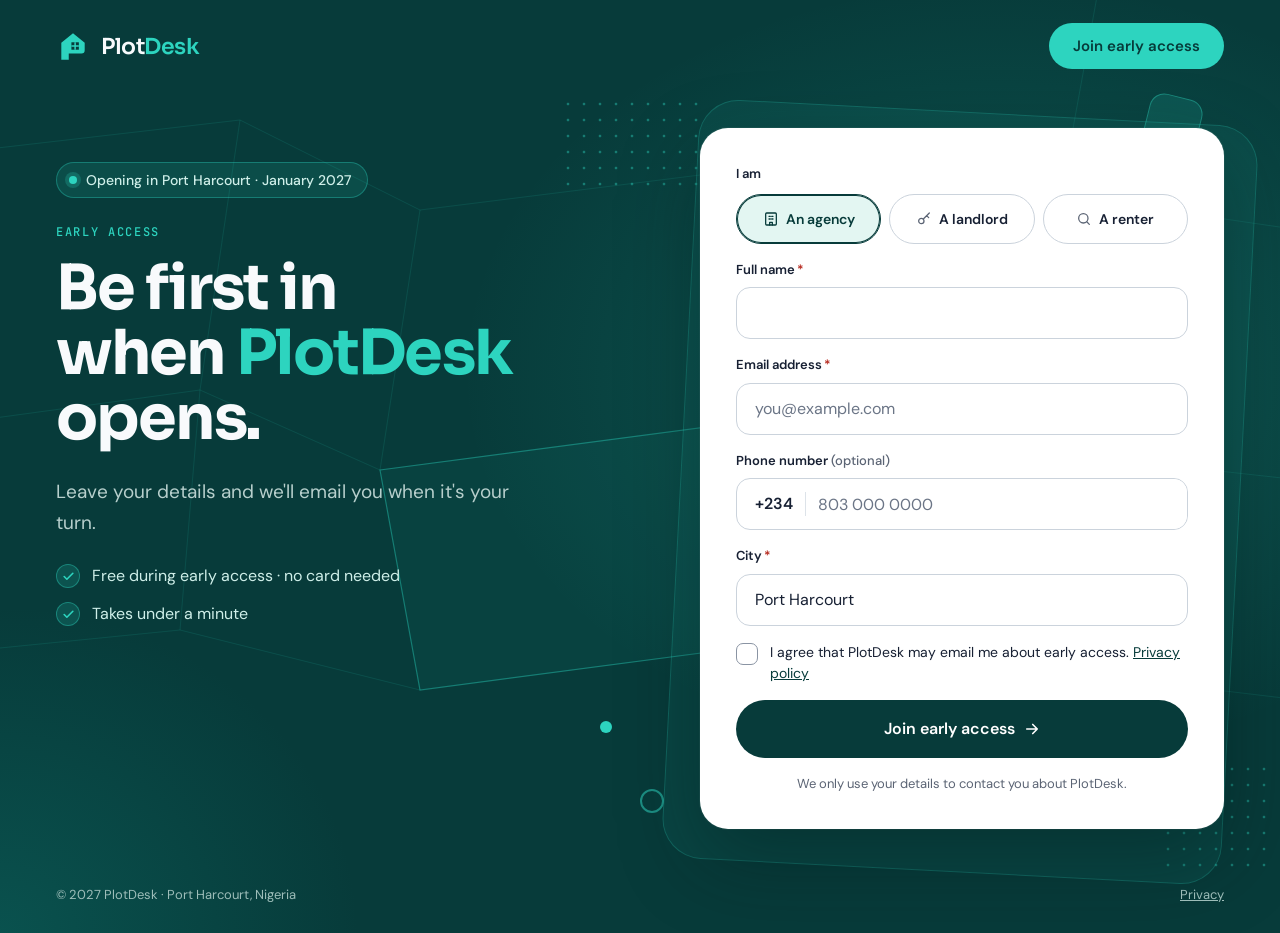
<file: index.html>
<!doctype html>
<html lang="en">
<head>
<meta charset="utf-8">
<meta name="viewport" content="width=device-width, initial-scale=1">
<title>Join early access · PlotDesk</title>
<meta name="description" content="Be first in when PlotDesk opens in Port Harcourt. Leave your details and we'll email you when it's your turn.">
<meta name="theme-color" content="#073B3A">
<meta property="og:title" content="Be first in when PlotDesk opens">
<meta property="og:description" content="One desk for every property. Join the early-access list for Port Harcourt.">
<meta property="og:type" content="website">
<link rel="icon" href="/favicon.svg" type="image/svg+xml">
<link rel="preconnect" href="https://fonts.googleapis.com">
<link rel="preconnect" href="https://fonts.gstatic.com" crossorigin>
<link rel="stylesheet" href="https://fonts.googleapis.com/css2?family=Sora:wght@600;700&family=DM+Sans:wght@400;500;600&family=JetBrains+Mono:wght@500&display=swap">
<link rel="stylesheet" href="/styles.css">
</head>
<body>
<a class="skip" href="#form">Skip to the form</a>

<div class="page">
  <div class="bg" aria-hidden="true">
    <svg class="lines" viewBox="0 0 1280 780" preserveAspectRatio="xMidYMid slice"><g fill="none" stroke="#2DD4BF" stroke-opacity="0.12"><path d="M-20 150 L240 120 L420 210 L820 160 L1300 230"/><path d="M-20 420 L200 390 L380 470 L760 420 L1300 480"/><path d="M-20 650 L180 630 L420 690 L800 640 L1300 700"/><path d="M240 120 L200 390 L180 630"/><path d="M420 210 L380 470 L420 690"/><path d="M820 160 L760 420 L800 640"/><path d="M1100 -20 L1060 200 L1120 480 L1090 800"/></g><path d="M380 470 L760 420 L800 640 L420 690 Z" fill="#2DD4BF" fill-opacity="0.04" stroke="#2DD4BF" stroke-opacity="0.35" stroke-width="1.2"/></svg>
    <span class="dots d1"></span><span class="dots d2"></span>
    <span class="panel"></span><span class="tile"></span><span class="ring"></span><span class="dot"></span>
  </div>

  <header class="top">
    <a class="logo" href="/" aria-label="PlotDesk home">
      <svg width="34" height="34" viewBox="0 0 32 32" aria-hidden="true"><path d="M5 29V13L16 4l11 9v7a3 3 0 0 1-3 3H12v6z" fill="#2DD4BF"/><path d="M14.5 12.5h7v7h-7z" fill="#073B3A"/><path d="M18 12.5v7M14.5 16h7" stroke="#2DD4BF" stroke-width="1.4"/></svg>
      <span>Plot<b>Desk</b></span>
    </a>
    <a class="pill pill-mint pill-sm" href="#form">Join early access</a>
  </header>

  <main class="hero">
    <section class="copy" aria-labelledby="h1">
      <span class="badge"><i></i><span data-opening>Opening in Port Harcourt · January 2027</span></span>
      <p class="eyebrow">EARLY ACCESS</p>
      <h1 id="h1">Be first in<br class="br-d"> when <em>PlotDesk</em><br class="br-d"> opens.</h1>
      <p class="sub">Leave your details and we'll email you when it's your turn.</p>
      <ul class="checks">
        <li><span><svg width="13" height="13" viewBox="0 0 24 24" fill="none" stroke="#2DD4BF" stroke-width="3" stroke-linecap="round" stroke-linejoin="round" aria-hidden="true"><path d="M20 6 9 17l-5-5"/></svg></span>Free during early access · no card needed</li>
        <li><span><svg width="13" height="13" viewBox="0 0 24 24" fill="none" stroke="#2DD4BF" stroke-width="3" stroke-linecap="round" stroke-linejoin="round" aria-hidden="true"><path d="M20 6 9 17l-5-5"/></svg></span>Takes under a minute</li>
      </ul>
    </section>

    <section class="card" id="form" aria-labelledby="form-title" tabindex="-1">
      <div id="form-view">
        <h2 id="form-title" class="sr">Join the early-access list</h2>
        <form id="wl" novalidate>
          <fieldset class="role">
            <legend>I am</legend>
            <div class="opts">
              <label class="opt"><input type="radio" name="role" value="agency" checked><span><svg width="16" height="16" viewBox="0 0 24 24" fill="none" stroke="currentColor" stroke-width="1.9" stroke-linecap="round" stroke-linejoin="round" aria-hidden="true"><rect x="4" y="3" width="16" height="18" rx="1.5"/><path d="M9 8h2M13 8h2M9 12h2M13 12h2M10 21v-4h4v4"/></svg>An agency</span></label>
              <label class="opt"><input type="radio" name="role" value="landlord"><span><svg width="16" height="16" viewBox="0 0 24 24" fill="none" stroke="currentColor" stroke-width="1.9" stroke-linecap="round" stroke-linejoin="round" aria-hidden="true"><circle cx="8" cy="15" r="4"/><path d="m11 12 9-9M16 7l3 3"/></svg>A landlord</span></label>
              <label class="opt"><input type="radio" name="role" value="renter"><span><svg width="16" height="16" viewBox="0 0 24 24" fill="none" stroke="currentColor" stroke-width="1.9" stroke-linecap="round" stroke-linejoin="round" aria-hidden="true"><circle cx="11" cy="11" r="7"/><path d="m20 20-3.5-3.5"/></svg>A renter</span></label>
            </div>
          </fieldset>

          <div class="field">
            <label for="name">Full name<span class="req" aria-hidden="true">*</span></label>
            <input id="name" name="name" type="text" autocomplete="name" maxlength="100" required aria-describedby="name-err">
            <p class="err" id="name-err" role="alert"></p>
          </div>
          <div class="field">
            <label for="email">Email address<span class="req" aria-hidden="true">*</span></label>
            <input id="email" name="email" type="email" inputmode="email" autocomplete="email" maxlength="254" placeholder="you@example.com" required aria-describedby="email-err">
            <p class="err" id="email-err" role="alert"></p>
          </div>
          <div class="field">
            <label for="phone">Phone number <span class="optional">(optional)</span></label>
            <div class="phone"><span class="prefix" aria-hidden="true">+234</span><input id="phone" name="phone" type="tel" inputmode="tel" autocomplete="tel-national" placeholder="803 000 0000" maxlength="20" aria-describedby="phone-err"></div>
            <p class="err" id="phone-err" role="alert"></p>
          </div>
          <div class="field">
            <label for="city">City<span class="req" aria-hidden="true">*</span></label>
            <input id="city" name="city" type="text" autocomplete="address-level2" maxlength="80" value="Port Harcourt" required aria-describedby="city-err">
            <p class="err" id="city-err" role="alert"></p>
          </div>

          <!-- Bot trap: real people never see or fill this -->
          <div class="hp" aria-hidden="true"><label>Company<input type="text" name="company" tabindex="-1" autocomplete="off"></label></div>

          <div class="consent">
            <input id="consent" name="consent" type="checkbox" aria-describedby="consent-err">
            <label for="consent">I agree that PlotDesk may email me about early access. <a href="/privacy">Privacy policy</a></label>
          </div>
          <p class="err" id="consent-err" role="alert"></p>

          <p class="note warn" id="form-note" role="alert" hidden></p>

          <button class="pill pill-dark pill-lg" id="submit" type="submit"><span class="label">Join early access</span><svg width="18" height="18" viewBox="0 0 24 24" fill="none" stroke="currentColor" stroke-width="2.2" stroke-linecap="round" stroke-linejoin="round" aria-hidden="true"><path d="M5 12h14M13 6l6 6-6 6"/></svg></button>
          <p class="small">We only use your details to contact you about PlotDesk.</p>
        </form>
      </div>

      <div id="done-view" hidden>
        <div class="done">
          <span class="done-badge" aria-hidden="true"><svg width="34" height="34" viewBox="0 0 24 24" fill="none" stroke="#073B3A" stroke-width="2.4" stroke-linecap="round" stroke-linejoin="round"><path d="M20 6 9 17l-5-5"/></svg></span>
          <h2 id="done-title" tabindex="-1">You're on the list</h2>
          <p>We'll email you at <strong id="done-email"></strong> when it's your turn.</p>
          <a class="pill pill-dark pill-lg" href="/">Sign up someone else</a>
        </div>
      </div>
    </section>
  </main>

  <footer class="foot">
    <span>© 2027 PlotDesk · Port Harcourt, Nigeria</span>
    <a href="/privacy">Privacy</a>
  </footer>
</div>

<script src="/config.js"></script>
<script src="/app.js"></script>
</body>
</html>
</file>
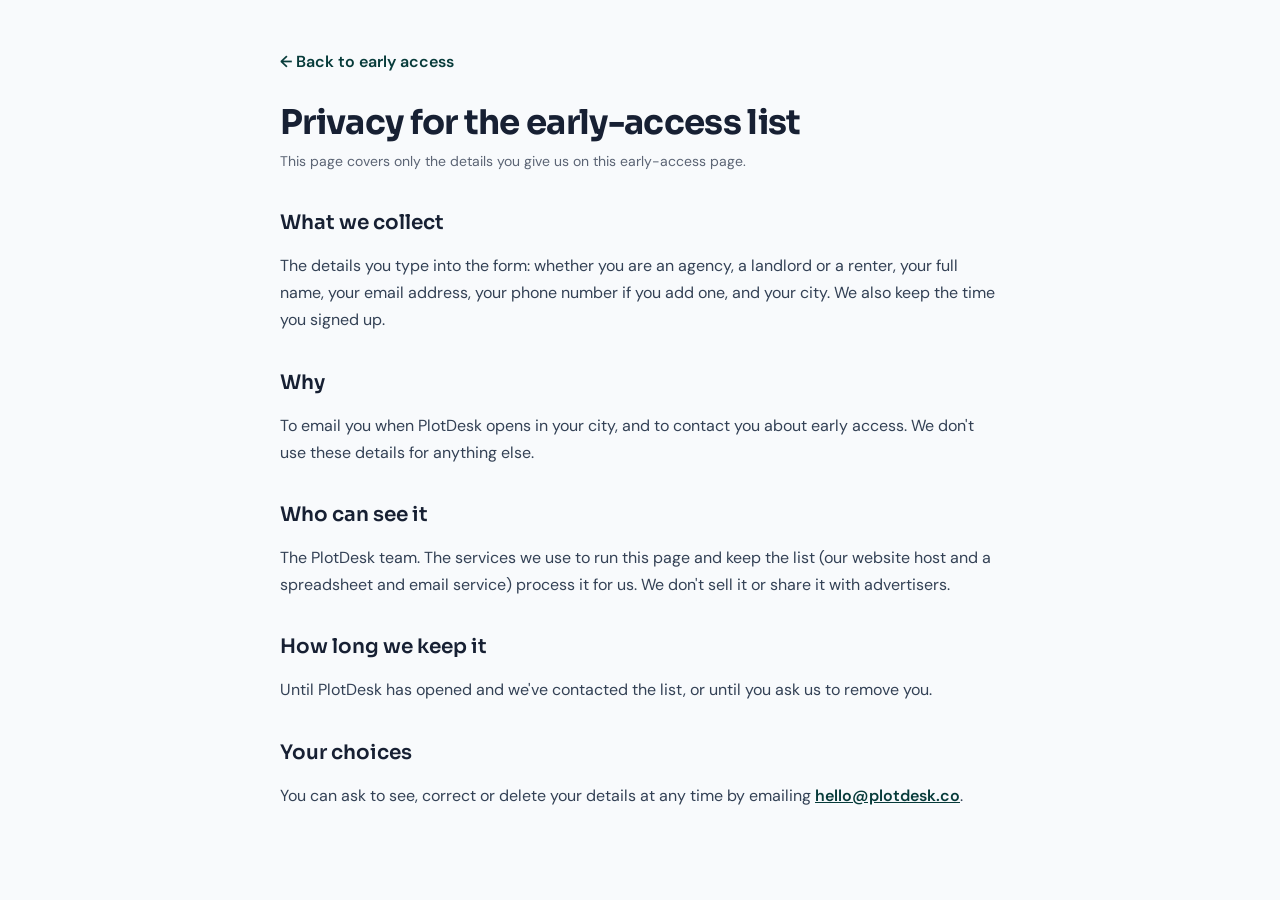
<file: privacy.html>
<!doctype html>
<html lang="en">
<head>
<meta charset="utf-8">
<meta name="viewport" content="width=device-width, initial-scale=1">
<title>Privacy · PlotDesk early access</title>
<meta name="robots" content="noindex">
<link rel="icon" href="/favicon.svg" type="image/svg+xml">
<link rel="preconnect" href="https://fonts.googleapis.com">
<link rel="preconnect" href="https://fonts.gstatic.com" crossorigin>
<link rel="stylesheet" href="https://fonts.googleapis.com/css2?family=Sora:wght@600;700&family=DM+Sans:wght@400;500;600&display=swap">
<style>
body{margin:0;background:#F8FAFC;color:#172033;font:400 16px/1.7 'DM Sans',system-ui,sans-serif}
main{max-width:720px;margin:0 auto;padding:48px 20px 72px}
h1{font:700 34px/1.15 'Sora',system-ui,sans-serif;letter-spacing:-.02em;margin:0 0 8px}
h2{font:600 20px/1.3 'Sora',system-ui,sans-serif;margin:36px 0 8px}
p,li{color:#334155}
a{color:#073B3A;font-weight:600}
.back{display:inline-block;margin-bottom:28px;text-decoration:none}
.meta{color:#5B6474;font-size:14px;margin:0 0 24px}
</style>
</head>
<body>
<main>
  <a class="back" href="/">← Back to early access</a>
  <h1>Privacy for the early-access list</h1>
  <p class="meta">This page covers only the details you give us on this early-access page.</p>

  <h2>What we collect</h2>
  <p>The details you type into the form: whether you are an agency, a landlord or a renter, your full name, your email address, your phone number if you add one, and your city. We also keep the time you signed up.</p>

  <h2>Why</h2>
  <p>To email you when PlotDesk opens in your city, and to contact you about early access. We don't use these details for anything else.</p>

  <h2>Who can see it</h2>
  <p>The PlotDesk team. The services we use to run this page and keep the list (our website host and a spreadsheet and email service) process it for us. We don't sell it or share it with advertisers.</p>

  <h2>How long we keep it</h2>
  <p>Until PlotDesk has opened and we've contacted the list, or until you ask us to remove you.</p>

  <h2>Your choices</h2>
  <p>You can ask to see, correct or delete your details at any time by emailing <a id="mail" href="#">us</a>.</p>
</main>
<script src="/config.js"></script>
<script>
(function(){var e=(window.PLOTDESK||{}).contactEmail;var a=document.getElementById('mail');if(e&&a){a.textContent=e;a.href='mailto:'+e;}})();
</script>
</body>
</html>
</file>
<file: styles.css>
:root{
  --teal:#073B3A; --teal-2:#0B5553; --mint:#2DD4BF; --ink:#172033; --muted:#5B6474;
  --soft:#F8FAFC; --line:#CBD3DC; --err:#B42318; --amber-bg:#FEF3C7; --amber-ink:#7A4B00;
  --display:'Sora',system-ui,sans-serif; --body:'DM Sans',system-ui,sans-serif; --mono:'JetBrains Mono',ui-monospace,monospace;
}
*{box-sizing:border-box}
html{-webkit-text-size-adjust:100%}
body{margin:0;font-family:var(--body);color:var(--ink);background:var(--teal);line-height:1.5}
a{color:var(--teal)}
.sr{position:absolute;width:1px;height:1px;overflow:hidden;clip:rect(0 0 0 0);white-space:nowrap}
.skip{position:absolute;left:-999px;top:8px;background:#fff;color:var(--teal);padding:10px 14px;border-radius:10px;z-index:10;font-weight:600}
.skip:focus{left:8px}

/* page + decor */
.page{position:relative;min-height:100vh;display:flex;flex-direction:column;overflow:hidden;
  background:radial-gradient(60% 60% at 78% 40%,rgba(45,212,191,.20),rgba(45,212,191,0) 70%),radial-gradient(40% 50% at 0% 100%,rgba(14,124,116,.35),rgba(14,124,116,0) 70%),var(--teal)}
.bg{position:absolute;inset:0;pointer-events:none}
.lines{position:absolute;left:0;top:0;width:100%;height:780px}
.dots{position:absolute;background-image:radial-gradient(rgba(45,212,191,.42) 1.5px,transparent 1.6px);background-size:16px 16px}
.d1{left:calc(50% - 80px);top:96px;width:150px;height:96px}
.d2{right:8px;bottom:60px;width:112px;height:112px}
.panel{position:absolute;right:max(40px,calc(50% - 600px));top:112px;width:560px;height:760px;border-radius:40px;background:rgba(45,212,191,.07);border:1px solid rgba(45,212,191,.22);transform:rotate(3deg)}
.tile{position:absolute;right:max(40px,calc(50% - 560px));top:96px;width:54px;height:54px;border-radius:15px;background:rgba(45,212,191,.14);border:1px solid rgba(45,212,191,.4);transform:rotate(14deg)}
.ring{position:absolute;left:calc(50% + 0px);bottom:120px;width:24px;height:24px;border-radius:50%;border:2px solid rgba(45,212,191,.55)}
.dot{position:absolute;left:calc(50% - 40px);bottom:200px;width:12px;height:12px;border-radius:50%;background:var(--mint)}

/* header */
.top{position:relative;z-index:2;width:100%;max-width:1280px;margin:0 auto;padding:0 56px;height:92px;display:flex;align-items:center;justify-content:space-between}
.logo{display:flex;align-items:center;gap:11px;text-decoration:none;color:var(--soft);font:600 22px var(--display);letter-spacing:-.02em}
.logo b{color:var(--mint);font-weight:600}

/* pills */
.pill{display:inline-flex;align-items:center;justify-content:center;gap:8px;border:0;border-radius:999px;font:600 15px var(--body);text-decoration:none;cursor:pointer;white-space:nowrap}
.pill-mint{background:var(--mint);color:var(--teal)}
.pill-dark{background:var(--teal);color:#fff}
.pill-sm{height:46px;padding:0 24px}
.pill-lg{width:100%;height:58px;font-size:16px}
.pill:focus-visible,.opt input:focus-visible+span,input:focus-visible,.consent input:focus-visible{outline:3px solid var(--mint);outline-offset:3px}
.pill-dark:focus-visible{outline-color:#0E7C74}
.pill[disabled]{opacity:.7;cursor:progress}

/* hero layout */
.hero{position:relative;z-index:2;flex:1;width:100%;max-width:1280px;margin:0 auto;padding:36px 56px 56px;display:grid;grid-template-columns:minmax(0,560px) minmax(0,524px);justify-content:space-between;align-items:start;gap:40px}
.copy{display:flex;flex-direction:column;gap:26px;padding-top:34px}
.badge{align-self:flex-start;display:inline-flex;align-items:center;gap:9px;height:36px;padding:0 16px 0 12px;border-radius:999px;background:rgba(45,212,191,.12);border:1px solid rgba(45,212,191,.35);color:#CFEFE9;font-size:14px;font-weight:500}
.badge i{width:8px;height:8px;border-radius:50%;background:var(--mint);box-shadow:0 0 0 4px rgba(45,212,191,.22)}
.eyebrow{margin:0 0 -10px;font:500 12px var(--mono);letter-spacing:.14em;color:var(--mint)}
h1{margin:0;font:700 62px/1.05 var(--display);letter-spacing:-.03em;color:var(--soft)}
h1 em{font-style:normal;color:var(--mint)}
.sub{margin:0;max-width:470px;font-size:19px;line-height:1.6;color:#B7CFCC}
.checks{list-style:none;margin:0;padding:0;display:flex;flex-direction:column;gap:14px;color:#CFEFE9;font-size:16px}
.checks li{display:flex;align-items:center;gap:12px}
.checks span{width:24px;height:24px;border-radius:50%;background:rgba(45,212,191,.16);border:1px solid rgba(45,212,191,.4);display:flex;align-items:center;justify-content:center;flex-shrink:0}

/* card + form */
.card{width:100%;border-radius:28px;background:#fff;padding:36px;box-shadow:0 30px 80px rgba(2,24,23,.38),0 0 0 1px rgba(255,255,255,.06);outline:none}
form{display:flex;flex-direction:column;gap:16px}
fieldset{border:0;margin:0;padding:0;min-width:0}
legend{padding:0;margin-bottom:10px;font-size:13px;font-weight:600}
.opts{display:flex;gap:8px}
.opt{flex:1;min-width:0;position:relative;cursor:pointer}
.opt input{position:absolute;opacity:0;inset:0;margin:0;cursor:pointer}
.opt span{height:50px;border-radius:999px;border:1px solid var(--line);background:#fff;color:var(--ink);font:600 14px var(--body);display:flex;align-items:center;justify-content:center;gap:7px;white-space:nowrap;transition:background .15s,border-color .15s}
.opt span svg{color:var(--muted)}
.opt input:checked+span{border-color:var(--teal);background:#E3F6F2;color:var(--teal);box-shadow:0 0 0 1px var(--teal) inset}
.opt input:checked+span svg{color:var(--teal)}
.field label{display:block;font-size:13px;font-weight:600;margin-bottom:8px}
.req{color:var(--err);margin-left:2px}
.optional{font-weight:500;color:var(--muted)}
input[type=text],input[type=email],input[type=tel]{width:100%;height:52px;padding:0 18px;border:1px solid var(--line);border-radius:14px;background:#fff;font:400 16px var(--body);color:var(--ink);outline:none}
input::placeholder{color:#6B7586}
input[type=text]:focus,input[type=email]:focus,input[type=tel]:focus{border-color:var(--teal);box-shadow:0 0 0 3px rgba(45,212,191,.35)}
.phone{display:flex;align-items:center;height:52px;border:1px solid var(--line);border-radius:14px;background:#fff;padding-left:18px}
.phone:focus-within{border-color:var(--teal);box-shadow:0 0 0 3px rgba(45,212,191,.35)}
.prefix{font-weight:600;padding-right:12px;margin-right:12px;border-right:1px solid #DDE3E9}
.phone input{border:0;height:100%;border-radius:0 14px 14px 0;padding-left:0;box-shadow:none!important;flex:1;min-width:0}
.phone input:focus-visible{outline:none}
.invalid input[type=text],.invalid input[type=email],.invalid .phone{border-color:var(--err)}
.err{margin:6px 0 0;font-size:13px;color:var(--err);min-height:0}
.err:empty{display:none}
.hp{position:absolute;left:-9999px;width:1px;height:1px;overflow:hidden}
.consent{display:flex;gap:12px;align-items:flex-start;font-size:14px;line-height:1.5}
.consent input{appearance:none;-webkit-appearance:none;width:22px;height:22px;flex-shrink:0;margin:1px 0 0;border:1.5px solid #8A94A3;border-radius:7px;background:#fff;cursor:pointer;display:grid;place-content:center}
.consent input:checked{background:var(--teal);border-color:var(--teal)}
.consent input:checked::after{content:"";width:6px;height:11px;border:solid #fff;border-width:0 2.5px 2.5px 0;transform:rotate(45deg) translate(-1px,-1px)}
.consent label{cursor:pointer}
.note{margin:0;padding:12px 14px;border-radius:12px;font-size:14px}
.note.warn{background:var(--amber-bg);color:var(--amber-ink)}
.note.bad{background:#FEE4E2;color:#7A1A12}
.small{margin:0;text-align:center;font-size:13px;color:var(--muted)}
#submit .label{pointer-events:none}

/* success */
.done{display:flex;flex-direction:column;align-items:center;text-align:center;gap:16px;padding:20px 4px}
.done-badge{width:72px;height:72px;border-radius:50%;background:#BFEDE6;display:flex;align-items:center;justify-content:center;box-shadow:0 0 0 10px rgba(45,212,191,.16)}
.done h2{margin:8px 0 0;font:700 30px/1.15 var(--display);letter-spacing:-.02em;outline:none}
.done p{margin:0;color:var(--muted);font-size:16px;line-height:1.6;overflow-wrap:anywhere}
.done p strong{color:var(--ink)}
.done .pill{margin-top:10px}

/* footer */
.foot{position:relative;z-index:2;width:100%;max-width:1280px;margin:0 auto;padding:0 56px 28px;display:flex;justify-content:space-between;gap:16px;font-size:13px;color:#9DBDB9}
.foot a{color:#9DBDB9}

/* tablet */
@media (max-width:1023px){
  .hero{grid-template-columns:minmax(0,1fr);justify-items:start;gap:36px;padding:16px 40px 48px}
  .top,.foot{padding-left:40px;padding-right:40px}
  .card{max-width:560px}
  .copy{padding-top:12px}
  .panel{display:none}
  h1{font-size:52px}
  .br-d{display:none}
}
/* phone */
@media (max-width:767px){
  .top{height:68px;padding:0 20px}
  .logo{font-size:19px}
  .logo svg{width:28px;height:28px}
  .pill-sm{height:44px;padding:0 18px;font-size:14px}
  .hero{padding:8px 16px 40px;gap:0}
  .copy{padding:18px 4px 28px;gap:18px}
  .badge{height:32px;font-size:12.5px;padding:0 14px 0 10px}
  .eyebrow{font-size:11px;margin-bottom:-6px}
  h1{font-size:38px;line-height:1.07}
  .sub{font-size:16px}
  .checks{font-size:14px}
  .card{padding:22px;max-width:none}
  .opts{gap:6px}
  .opt span{font-size:13px;gap:5px;padding:0 4px}
  .opt span svg{display:none}
  .foot{padding:0 20px 28px}
  .tile{right:24px;top:auto;bottom:auto;display:none}
  .d1{left:auto;right:10px;top:150px;width:110px;height:80px}
  .d2{display:none}
  .ring,.dot{display:none}
}
@media (min-width:360px) and (max-width:767px){.opt span svg{display:block}}
@media (max-width:359px){.opt span{font-size:12.5px}}
@media (prefers-reduced-motion:reduce){*{transition:none!important}}
</file>
